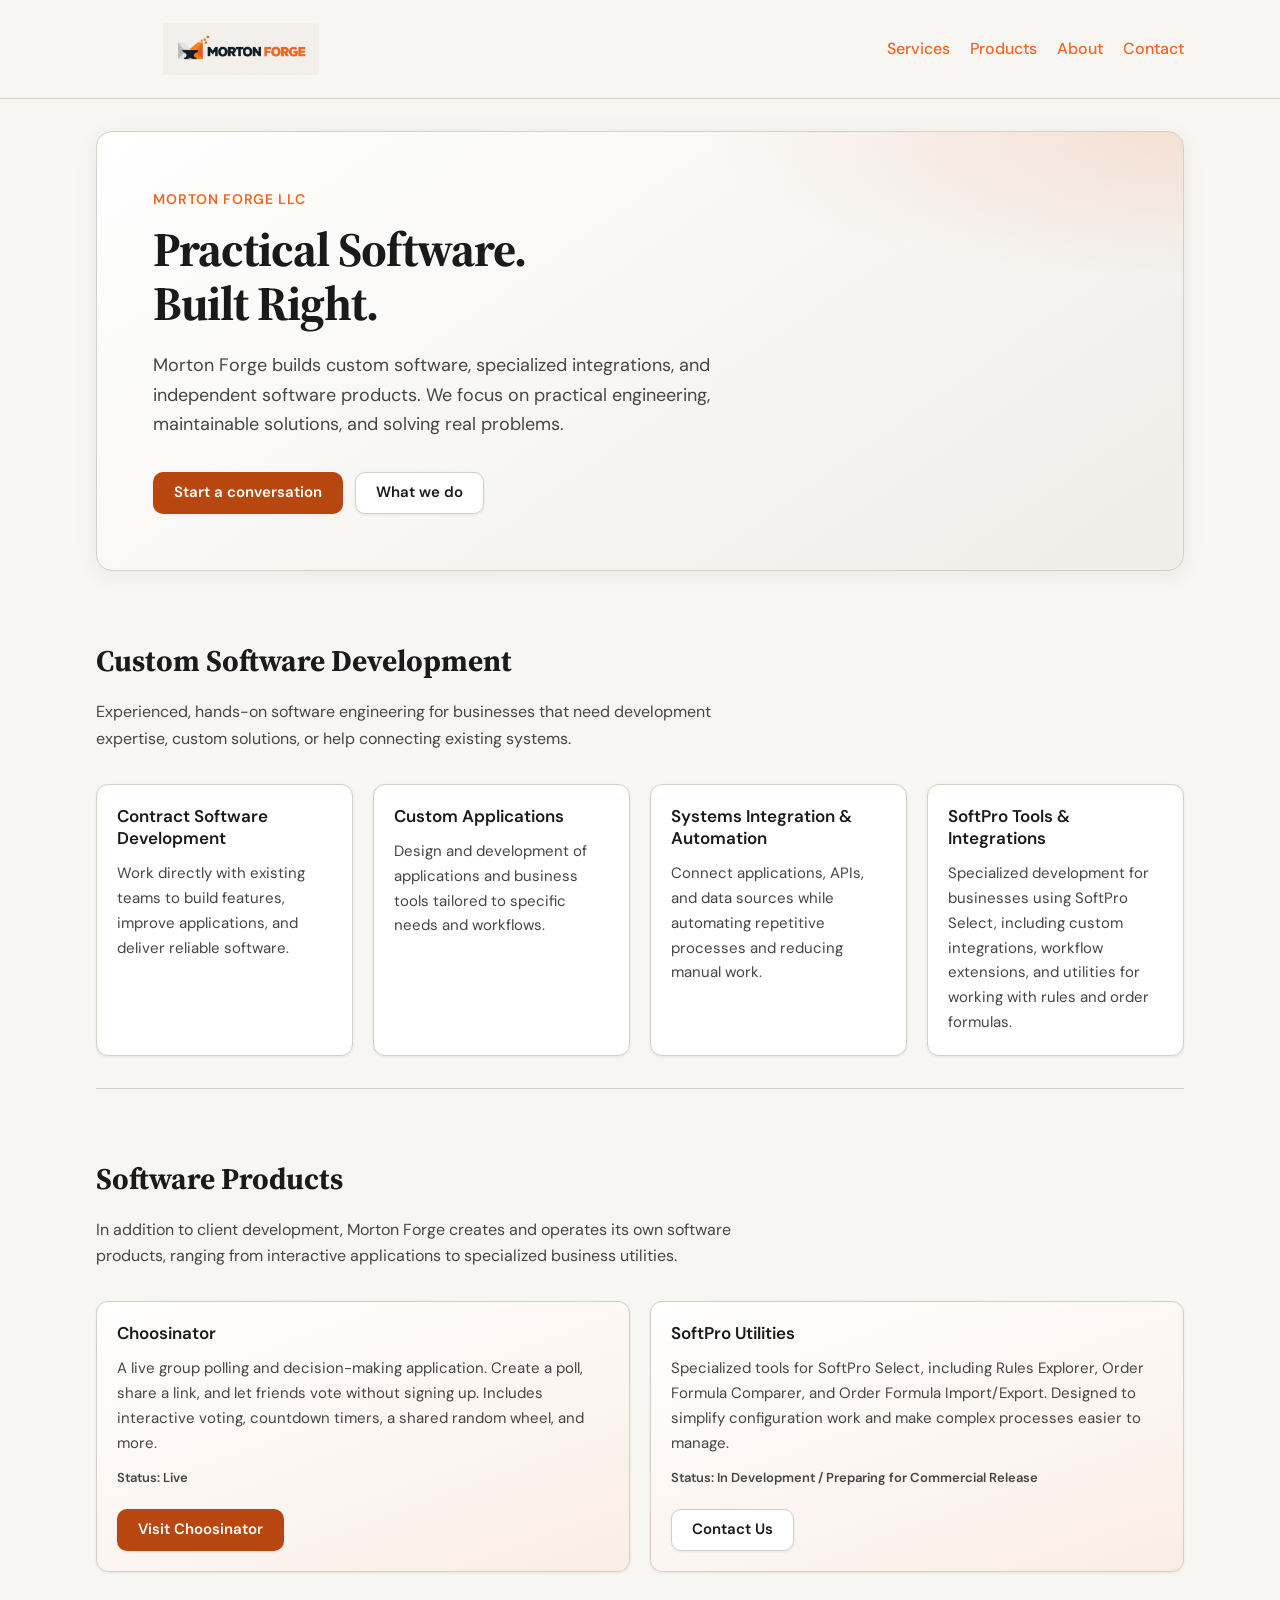
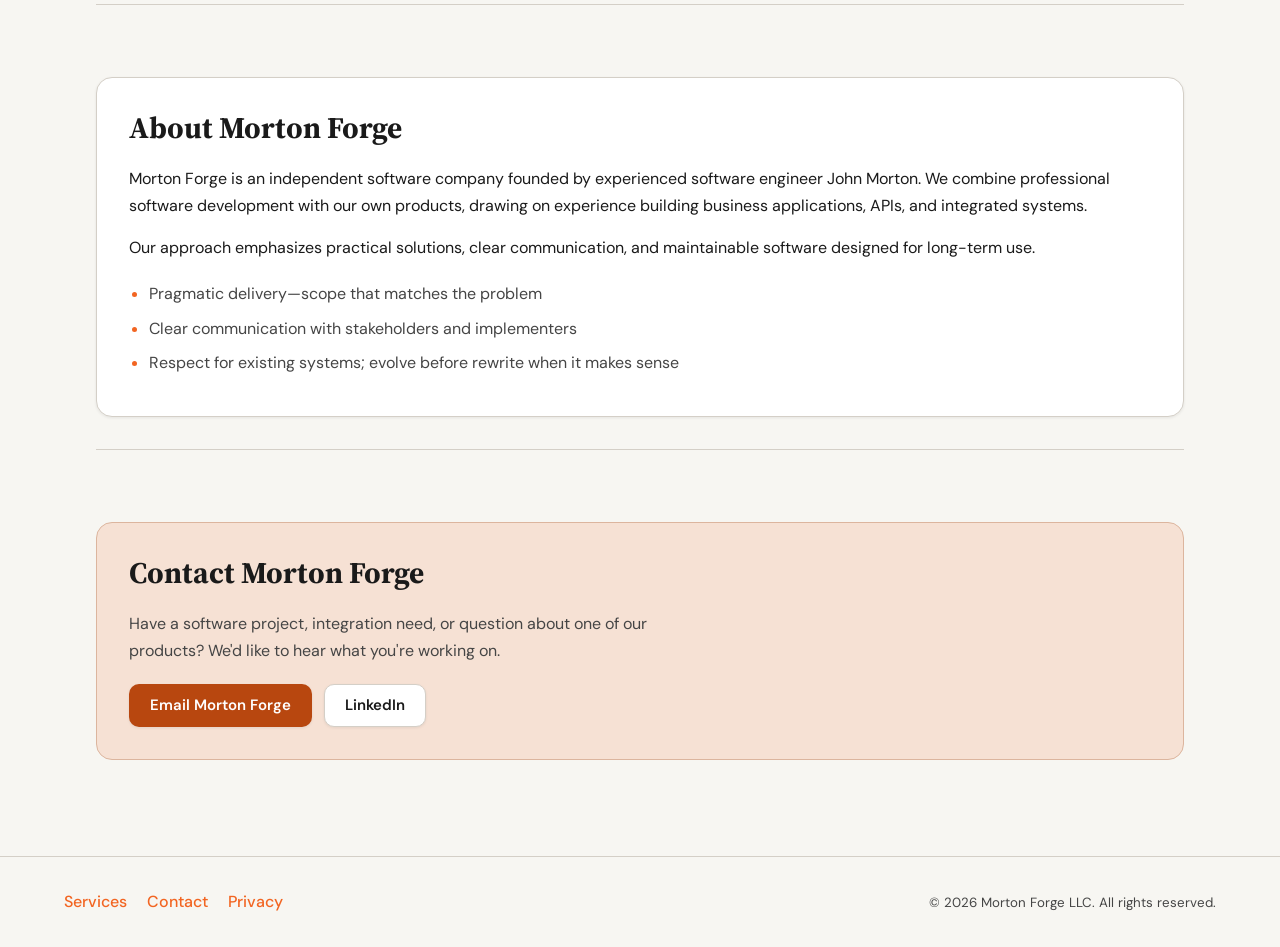
<file: index.html>
<!DOCTYPE html>
<html lang="en">
  <head>
    <meta charset="utf-8">
    <meta name="viewport" content="width=device-width, initial-scale=1">
    <meta
      name="description"
      content="Morton Forge builds custom software, specialized integrations, and independent software products—with practical engineering and maintainable solutions."
    >
    <title>Morton Forge — Practical Software. Built Right.</title>
    <link rel="canonical" href="https://www.mortonforge.com/">
    <meta name="theme-color" content="#f26522">
    <link rel="icon" href="assets/favicon.png" type="image/png" sizes="192x192">
    <link rel="apple-touch-icon" href="assets/apple-touch-icon.jpg">
    <meta property="og:type" content="website">
    <meta property="og:site_name" content="Morton Forge">
    <meta property="og:locale" content="en_US">
    <meta property="og:url" content="https://www.mortonforge.com/">
    <meta property="og:title" content="Morton Forge — Practical Software. Built Right.">
    <meta
      property="og:description"
      content="Morton Forge builds custom software, specialized integrations, and independent software products—with practical engineering and maintainable solutions."
    >
    <meta property="og:image" content="https://www.mortonforge.com/assets/og-image.jpg?v=2">
    <meta property="og:image:alt" content="Morton Forge — Practical Software. Built Right.">
    <meta name="twitter:card" content="summary_large_image">
    <meta name="twitter:title" content="Morton Forge — Practical Software. Built Right.">
    <meta
      name="twitter:description"
      content="Morton Forge builds custom software, specialized integrations, and independent software products—with practical engineering and maintainable solutions."
    >
    <meta name="twitter:image" content="https://www.mortonforge.com/assets/og-image.jpg?v=2">
    <link rel="stylesheet" href="css/site.css">
  </head>
  <body>
    <a class="skip-link" href="#main-content">Skip to main content</a>

    <header class="site-header">
      <div class="site-header__inner">
        <div class="brand">
          <a class="brand__lockup" href="#top">
            <picture class="brand__picture">
              <source
                srcset="assets/logo-horizontal-on-dark.png"
                media="(prefers-color-scheme: dark)"
              >
              <img
                class="brand__logo"
                src="assets/logo-horizontal-light.jpg"
                alt="Morton Forge"
                width="1024"
                height="341"
                decoding="async"
              >
            </picture>
          </a>
        </div>
        <nav class="site-nav" aria-label="Primary">
          <ul class="site-nav__list">
            <li><a href="#services">Services</a></li>
            <li><a href="#products">Products</a></li>
            <li><a href="#about">About</a></li>
            <li><a href="#contact">Contact</a></li>
          </ul>
        </nav>
      </div>
    </header>

    <main id="main-content" class="site-main" tabindex="-1">
      <section class="hero" id="top" aria-labelledby="page-headline">
        <div class="hero__content">
          <p class="hero__eyebrow">Morton Forge LLC</p>
          <h1 id="page-headline">Practical Software. Built Right.</h1>
          <p class="hero__lede">
            Morton Forge builds custom software, specialized integrations, and
            independent software products. We focus on practical engineering,
            maintainable solutions, and solving real problems.
          </p>
          <div class="hero__actions">
            <a class="button" href="#contact">Start a conversation</a>
            <a class="button button--secondary" href="#services">What we do</a>
          </div>
        </div>
      </section>

      <section class="content-section" id="services" aria-labelledby="services-heading">
        <div class="section-intro">
          <h2 id="services-heading">Custom Software Development</h2>
          <p>
            Experienced, hands-on software engineering for businesses that need
            development expertise, custom solutions, or help connecting existing
            systems.
          </p>
        </div>
        <ul class="card-grid">
          <li class="card">
            <h3 class="card__title">Contract Software Development</h3>
            <p class="card__body">
              Work directly with existing teams to build features, improve
              applications, and deliver reliable software.
            </p>
          </li>
          <li class="card">
            <h3 class="card__title">Custom Applications</h3>
            <p class="card__body">
              Design and development of applications and business tools tailored
              to specific needs and workflows.
            </p>
          </li>
          <li class="card">
            <h3 class="card__title">Systems Integration &amp; Automation</h3>
            <p class="card__body">
              Connect applications, APIs, and data sources while automating
              repetitive processes and reducing manual work.
            </p>
          </li>
          <li class="card">
            <h3 class="card__title">SoftPro Tools &amp; Integrations</h3>
            <p class="card__body">
              Specialized development for businesses using SoftPro Select,
              including custom integrations, workflow extensions, and utilities
              for working with rules and order formulas.
            </p>
          </li>
        </ul>
      </section>

      <section class="content-section" id="products" aria-labelledby="products-heading">
        <div class="section-intro">
          <h2 id="products-heading">Software Products</h2>
          <p>
            In addition to client development, Morton Forge creates and operates its
            own software products, ranging from interactive applications to
            specialized business utilities.
          </p>
        </div>
        <ul class="card-grid card-grid--two">
          <li class="card card--accent card--product">
            <h3 class="card__title">Choosinator</h3>
            <p class="card__body">
              A live group polling and decision-making application. Create a poll,
              share a link, and let friends vote without signing up. Includes
              interactive voting, countdown timers, a shared random wheel, and more.
            </p>
            <p class="card__status">Status: Live</p>
            <div class="card__actions">
              <a
                class="button"
                href="https://choosinator.com/"
                rel="noopener noreferrer"
              >Visit Choosinator</a>
            </div>
          </li>
          <li class="card card--accent card--product">
            <h3 class="card__title">SoftPro Utilities</h3>
            <p class="card__body">
              Specialized tools for SoftPro Select, including Rules Explorer, Order
              Formula Comparer, and Order Formula Import/Export. Designed to simplify
              configuration work and make complex processes easier to manage.
            </p>
            <p class="card__status">Status: In Development / Preparing for Commercial Release</p>
            <div class="card__actions">
              <a class="button button--secondary" href="#contact">Contact Us</a>
            </div>
          </li>
        </ul>
      </section>

      <section class="content-section" id="about" aria-labelledby="about-heading">
        <div class="about-panel">
          <div class="about-panel__copy">
            <h2 id="about-heading">About Morton Forge</h2>
            <p>
              Morton Forge is an independent software company founded by experienced
              software engineer John Morton. We combine professional software
              development with our own products, drawing on experience building
              business applications, APIs, and integrated systems.
            </p>
            <p>
              Our approach emphasizes practical solutions, clear communication, and
              maintainable software designed for long-term use.
            </p>
            <ul class="about-list">
              <li>Pragmatic delivery—scope that matches the problem</li>
              <li>Clear communication with stakeholders and implementers</li>
              <li>Respect for existing systems; evolve before rewrite when it makes sense</li>
            </ul>
          </div>
        </div>
      </section>

      <section class="content-section content-section--contact" id="contact" aria-labelledby="contact-heading">
        <div class="contact-panel">
          <h2 id="contact-heading">Contact Morton Forge</h2>
          <p>
            Have a software project, integration need, or question about one of our
            products? We'd like to hear what you're working on.
          </p>
          <ul class="contact-actions">
            <li>
              <a class="button" href="mailto:john.morton@mortonforge.com">Email Morton Forge</a>
            </li>
            <li>
              <a
                class="button button--secondary"
                href="https://www.linkedin.com/company/morton-forge"
                rel="noopener noreferrer"
              >LinkedIn</a>
            </li>
          </ul>
        </div>
      </section>
    </main>

    <footer class="site-footer">
      <div class="site-footer__inner">
        <nav class="site-footer__nav" aria-label="Footer">
          <ul class="site-footer__list">
            <li><a href="#services">Services</a></li>
            <li><a href="#contact">Contact</a></li>
            <li><a href="privacy.html">Privacy</a></li>
          </ul>
        </nav>
        <p class="site-footer__legal">
          <small>&copy; <span data-current-year>2026</span> Morton Forge LLC. All rights reserved.</small>
        </p>
      </div>
    </footer>

    <script type="module" src="js/site.js"></script>
  </body>
</html>
</file>
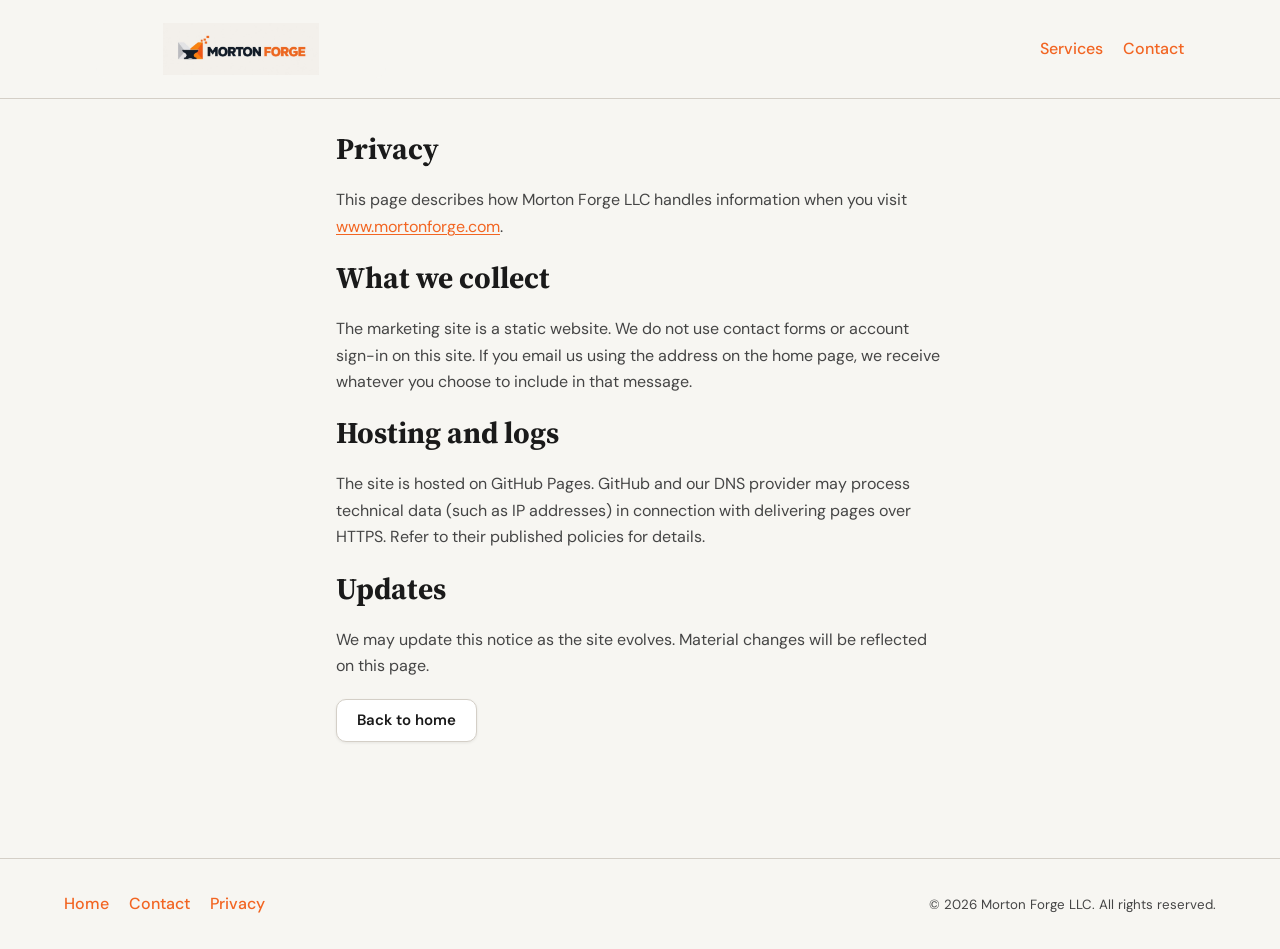
<file: privacy.html>
<!DOCTYPE html>
<html lang="en">
  <head>
    <meta charset="utf-8">
    <meta name="viewport" content="width=device-width, initial-scale=1">
    <meta
      name="description"
      content="Privacy information for the Morton Forge LLC marketing website."
    >
    <title>Privacy — Morton Forge</title>
    <link rel="canonical" href="https://www.mortonforge.com/privacy.html">
    <meta name="theme-color" content="#f26522">
    <link rel="icon" href="assets/favicon.png" type="image/png" sizes="192x192">
    <link rel="apple-touch-icon" href="assets/apple-touch-icon.jpg">
    <link rel="stylesheet" href="css/site.css">
  </head>
  <body>
    <a class="skip-link" href="#main-content">Skip to main content</a>

    <header class="site-header">
      <div class="site-header__inner">
        <div class="brand">
          <a class="brand__lockup" href="index.html">
            <picture class="brand__picture">
              <source
                srcset="assets/logo-horizontal-on-dark.png"
                media="(prefers-color-scheme: dark)"
              >
              <img
                class="brand__logo"
                src="assets/logo-horizontal-light.jpg"
                alt="Morton Forge"
                width="1024"
                height="341"
                decoding="async"
              >
            </picture>
          </a>
        </div>
        <nav class="site-nav" aria-label="Primary">
          <ul class="site-nav__list">
            <li><a href="index.html#services">Services</a></li>
            <li><a href="index.html#contact">Contact</a></li>
          </ul>
        </nav>
      </div>
    </header>

    <main id="main-content" class="site-main site-main--narrow" tabindex="-1">
      <article class="content-section content-section--plain">
        <h1>Privacy</h1>
        <p>
          This page describes how Morton Forge LLC handles information when you visit
          <a href="https://www.mortonforge.com/">www.mortonforge.com</a>.
        </p>
        <h2>What we collect</h2>
        <p>
          The marketing site is a static website. We do not use contact forms or account
          sign-in on this site. If you email us using the address on the home page, we
          receive whatever you choose to include in that message.
        </p>
        <h2>Hosting and logs</h2>
        <p>
          The site is hosted on GitHub Pages. GitHub and our DNS provider may process
          technical data (such as IP addresses) in connection with delivering pages over
          HTTPS. Refer to their published policies for details.
        </p>
        <h2>Updates</h2>
        <p>
          We may update this notice as the site evolves. Material changes will be
          reflected on this page.
        </p>
        <p>
          <a class="button button--secondary" href="index.html">Back to home</a>
        </p>
      </article>
    </main>

    <footer class="site-footer">
      <div class="site-footer__inner">
        <nav class="site-footer__nav" aria-label="Footer">
          <ul class="site-footer__list">
            <li><a href="index.html">Home</a></li>
            <li><a href="index.html#contact">Contact</a></li>
            <li><a href="privacy.html">Privacy</a></li>
          </ul>
        </nav>
        <p class="site-footer__legal">
          <small>&copy; <span data-current-year>2026</span> Morton Forge LLC. All rights reserved.</small>
        </p>
      </div>
    </footer>

    <script type="module" src="js/site.js"></script>
  </body>
</html>
</file>
<file: css/site.css>
@font-face {
  font-family: "DM Sans";
  font-style: normal;
  font-weight: 400 700;
  font-display: swap;
  src: url("../assets/fonts/dm-sans-latin.woff2") format("woff2");
  unicode-range: U+0000-00FF, U+0131, U+0152-0153, U+02BB-02BC, U+02C6, U+02DA, U+02DC,
    U+0304, U+0308, U+0329, U+2000-206F, U+20AC, U+2122, U+2191, U+2193, U+2212, U+2215,
    U+FEFF, U+FFFD;
}

@font-face {
  font-family: "Source Serif 4";
  font-style: normal;
  font-weight: 600 700;
  font-display: swap;
  src: url("../assets/fonts/source-serif-4-600-latin.woff2") format("woff2");
  unicode-range: U+0000-00FF, U+0131, U+0152-0153, U+02BB-02BC, U+02C6, U+02DA, U+02DC,
    U+0304, U+0308, U+0329, U+2000-206F, U+20AC, U+2122, U+2191, U+2193, U+2212, U+2215,
    U+FEFF, U+FFFD;
}

:root {
  color-scheme: light dark;
  --font-sans: "DM Sans", system-ui, -apple-system, "Segoe UI", Roboto, sans-serif;
  --font-display: "Source Serif 4", Georgia, "Times New Roman", serif;
  --line-height: 1.65;
  --max-width: 72rem;
  --space-xs: 0.5rem;
  --space-sm: 0.75rem;
  --space-md: 1.25rem;
  --space-lg: 2rem;
  --space-xl: 3rem;
  --space-2xl: 4.5rem;
  --radius: 0.5rem;
  --focus-width: 3px;
  --focus-offset: 2px;

  --color-bg: #f7f6f2;
  --color-bg-hero: #efede8;
  --color-surface: #ffffff;
  --color-text: #1a1a1a;
  --color-text-muted: #454545;
  /* Brand orange (aligned with geometric logo “FORGE” / M right facet) */
  --color-accent: #f26522;
  --color-accent-hover: #d9561a;
  --color-accent-soft: rgb(242 101 34 / 14%);
  --color-border: #d4cfc7;
  --color-focus: #0b5cab;
  --color-button-bg: #b8470f;
  --color-button-hover: #9a3c0d;
  --shadow-soft: 0 1px 3px rgb(26 26 26 / 8%);
  --shadow-card: 0 4px 24px rgb(26 26 26 / 6%);
}

@media (prefers-color-scheme: dark) {
  :root {
    --color-bg: #121212;
    --color-bg-hero: #1a1816;
    --color-surface: #1c1c1c;
    --color-text: #f2f2f2;
    --color-text-muted: #c8c8c8;
    --color-accent: #ff9a6b;
    --color-accent-hover: #ffb38f;
    --color-accent-soft: rgb(242 101 34 / 18%);
    --color-button-bg: #c2410c;
    --color-button-hover: #d9561a;
    --color-border: #3a3a3a;
    --color-focus: #6eb6ff;
    --shadow-soft: 0 1px 3px rgb(0 0 0 / 35%);
    --shadow-card: 0 4px 24px rgb(0 0 0 / 25%);
  }
}

*,
*::before,
*::after {
  box-sizing: border-box;
}

html {
  scroll-behavior: smooth;
  scroll-padding-top: 6rem;
}

body {
  margin: 0;
  min-height: 100vh;
  font-family: var(--font-sans);
  line-height: var(--line-height);
  background: var(--color-bg);
  color: var(--color-text);
}

@media (prefers-reduced-motion: reduce) {
  html {
    scroll-behavior: auto;
  }

  *,
  *::before,
  *::after {
    animation-duration: 0.01ms !important;
    animation-iteration-count: 1 !important;
    transition-duration: 0.01ms !important;
  }
}

.skip-link {
  position: absolute;
  left: var(--space-md);
  top: -100%;
  z-index: 100;
  padding: var(--space-xs) var(--space-sm);
  border-radius: var(--radius);
  background: var(--color-surface);
  color: var(--color-accent);
  font-weight: 600;
  text-decoration: none;
  box-shadow: var(--shadow-soft);
}

.skip-link:focus {
  top: var(--space-md);
}

:focus {
  outline: none;
}

:focus-visible {
  outline: var(--focus-width) solid var(--color-focus);
  outline-offset: var(--focus-offset);
}

a {
  color: var(--color-accent);
  text-decoration-thickness: 1px;
  text-underline-offset: 0.15em;
}

a:hover {
  color: var(--color-accent-hover);
}

.button {
  display: inline-flex;
  align-items: center;
  justify-content: center;
  gap: 0.35rem;
  padding: 0.65rem 1.25rem;
  border-radius: calc(var(--radius) * 1.25);
  border: 1px solid transparent;
  background: var(--color-button-bg);
  color: #fff;
  font-family: inherit;
  font-size: 0.9375rem;
  font-weight: 600;
  line-height: 1.3;
  text-decoration: none;
  box-shadow: var(--shadow-soft);
  transition: background-color 0.15s ease, border-color 0.15s ease, color 0.15s ease;
}

.button:hover {
  background: var(--color-button-hover);
  color: #fff;
}

.button--secondary {
  background: var(--color-surface);
  border-color: var(--color-border);
  color: var(--color-text);
}

.button--secondary:hover {
  background: var(--color-accent-soft);
  border-color: var(--color-accent);
  color: var(--color-accent);
}

.site-header {
  position: sticky;
  top: 0;
  z-index: 10;
  border-bottom: 1px solid var(--color-border);
  background: color-mix(in srgb, var(--color-bg) 92%, transparent);
  backdrop-filter: blur(8px);
}

.site-header__inner {
  display: flex;
  flex-wrap: wrap;
  align-items: center;
  justify-content: space-between;
  gap: var(--space-md);
  max-width: var(--max-width);
  margin: 0 auto;
  padding: var(--space-md) var(--space-lg);
}

.brand__lockup {
  display: inline-flex;
  align-items: center;
  text-decoration: none;
  color: inherit;
}

.brand__picture {
  display: inline-flex;
  align-items: center;
  line-height: 0;
  border-radius: calc(var(--radius) * 1.25);
  background: #f7f6f2;
  padding: 0.2rem 0.55rem;
}

@media (prefers-color-scheme: dark) {
  .brand__picture {
    background: transparent;
    padding: 0;
    border-radius: 0;
  }
}

.brand__lockup:hover .brand__logo {
  opacity: 0.94;
}

.brand__logo {
  display: block;
  width: min(17rem, 78vw);
  height: auto;
  max-height: 3.25rem;
  object-fit: contain;
}

.site-nav__list {
  display: flex;
  flex-wrap: wrap;
  gap: var(--space-sm) var(--space-md);
  margin: 0;
  padding: 0;
  list-style: none;
}

.site-nav a {
  display: inline-block;
  padding: var(--space-xs) 0;
  font-weight: 500;
  text-decoration: none;
}

.site-nav a:hover {
  text-decoration: underline;
}

.site-main {
  max-width: var(--max-width);
  margin: 0 auto;
  padding: var(--space-lg);
}

.site-main--narrow {
  max-width: 42rem;
}

.hero,
.content-section {
  scroll-margin-top: 5.5rem;
}

.hero {
  position: relative;
  margin-bottom: var(--space-2xl);
  padding: clamp(2rem, 5vw, 3.5rem);
  border: 1px solid var(--color-border);
  border-radius: calc(var(--radius) * 2);
  background:
    radial-gradient(ellipse 80% 60% at 100% 0%, var(--color-accent-soft), transparent 55%),
    linear-gradient(145deg, var(--color-surface), var(--color-bg-hero));
  box-shadow: var(--shadow-card);
  overflow: hidden;
}

.hero__eyebrow {
  margin: 0 0 var(--space-sm);
  font-size: 0.875rem;
  font-weight: 600;
  letter-spacing: 0.06em;
  text-transform: uppercase;
  color: var(--color-accent);
}

.hero h1 {
  margin: 0 0 var(--space-md);
  max-width: 18ch;
  font-family: var(--font-display);
  font-size: clamp(2rem, 5vw, 3rem);
  font-weight: 700;
  line-height: 1.12;
  letter-spacing: -0.02em;
}

.hero__lede {
  margin: 0 0 var(--space-lg);
  max-width: 38rem;
  font-size: 1.125rem;
  color: var(--color-text-muted);
}

.hero__actions {
  display: flex;
  flex-wrap: wrap;
  gap: var(--space-sm);
}

.content-section {
  margin-bottom: var(--space-2xl);
  padding-bottom: var(--space-lg);
  border-bottom: 1px solid var(--color-border);
}

.content-section:last-of-type {
  border-bottom: none;
  margin-bottom: var(--space-lg);
}

.content-section--plain {
  border-bottom: none;
}

.section-intro {
  max-width: 40rem;
  margin-bottom: var(--space-lg);
}

.content-section h2,
.content-section h1 {
  margin: 0 0 var(--space-md);
  font-family: var(--font-display);
  font-size: clamp(1.5rem, 3vw, 1.875rem);
  font-weight: 700;
  line-height: 1.2;
}

.section-intro p,
.content-section--plain p {
  margin: 0 0 var(--space-md);
  color: var(--color-text-muted);
}

.card-grid {
  display: grid;
  gap: var(--space-md);
  margin: 0;
  padding: 0;
  list-style: none;
  grid-template-columns: 1fr;
}

@media (min-width: 40rem) {
  .card-grid {
    grid-template-columns: repeat(2, 1fr);
  }

  .card-grid--two {
    grid-template-columns: repeat(2, 1fr);
  }
}

@media (min-width: 64rem) {
  .card-grid:not(.card-grid--two) {
    grid-template-columns: repeat(4, 1fr);
  }
}

.card {
  height: 100%;
  padding: var(--space-md);
  border: 1px solid var(--color-border);
  border-radius: calc(var(--radius) * 1.5);
  background: var(--color-surface);
  box-shadow: var(--shadow-soft);
  transition: border-color 0.15s ease, box-shadow 0.15s ease;
}

.card:hover {
  border-color: color-mix(in srgb, var(--color-accent) 35%, var(--color-border));
  box-shadow: var(--shadow-card);
}

.card--accent {
  background: linear-gradient(
    160deg,
    var(--color-surface),
    color-mix(in srgb, var(--color-accent-soft) 60%, var(--color-surface))
  );
}

.card__title {
  margin: 0 0 var(--space-sm);
  font-size: 1.0625rem;
  font-weight: 600;
  line-height: 1.3;
}

.card__body {
  margin: 0;
  font-size: 0.9375rem;
  color: var(--color-text-muted);
}

.card--product {
  display: flex;
  flex-direction: column;
}

.card__status {
  margin: var(--space-sm) 0 0;
  font-size: 0.8125rem;
  font-weight: 600;
  color: var(--color-text-muted);
}

.card__actions {
  margin-top: auto;
  padding-top: var(--space-md);
}

.about-panel {
  padding: var(--space-lg);
  border-radius: calc(var(--radius) * 2);
  border: 1px solid var(--color-border);
  background: var(--color-surface);
  box-shadow: var(--shadow-soft);
}

.about-list {
  margin: var(--space-md) 0 0;
  padding-left: 1.25rem;
  color: var(--color-text-muted);
}

.about-list li {
  margin-bottom: var(--space-xs);
}

.about-list li::marker {
  color: var(--color-accent);
}

.contact-panel {
  padding: var(--space-lg);
  border-radius: calc(var(--radius) * 2);
  border: 1px solid color-mix(in srgb, var(--color-accent) 25%, var(--color-border));
  background: var(--color-accent-soft);
}

.contact-panel h2 {
  margin-top: 0;
}

.contact-panel p {
  margin: 0 0 var(--space-md);
  max-width: 36rem;
  color: var(--color-text-muted);
}

.contact-actions {
  display: flex;
  flex-wrap: wrap;
  gap: var(--space-sm);
  margin: 0;
  padding: 0;
  list-style: none;
}

.contact-actions li {
  margin: 0;
}

.site-footer {
  border-top: 1px solid var(--color-border);
  padding: var(--space-lg);
  color: var(--color-text-muted);
}

.site-footer__inner {
  display: flex;
  flex-direction: column;
  align-items: center;
  gap: var(--space-md);
  max-width: var(--max-width);
  margin: 0 auto;
  text-align: center;
}

.site-footer__list {
  display: flex;
  flex-wrap: wrap;
  justify-content: center;
  gap: var(--space-sm) var(--space-md);
  margin: 0;
  padding: 0;
  list-style: none;
}

.site-footer__list a {
  font-weight: 500;
  text-decoration: none;
}

.site-footer__list a:hover {
  text-decoration: underline;
}

.site-footer__legal {
  margin: 0;
}

@media (min-width: 48rem) {
  .site-header__inner {
    flex-wrap: nowrap;
  }

  .site-nav__list {
    justify-content: flex-end;
  }

  .site-footer__inner {
    flex-direction: row;
    justify-content: space-between;
    text-align: left;
  }
}
</file>
